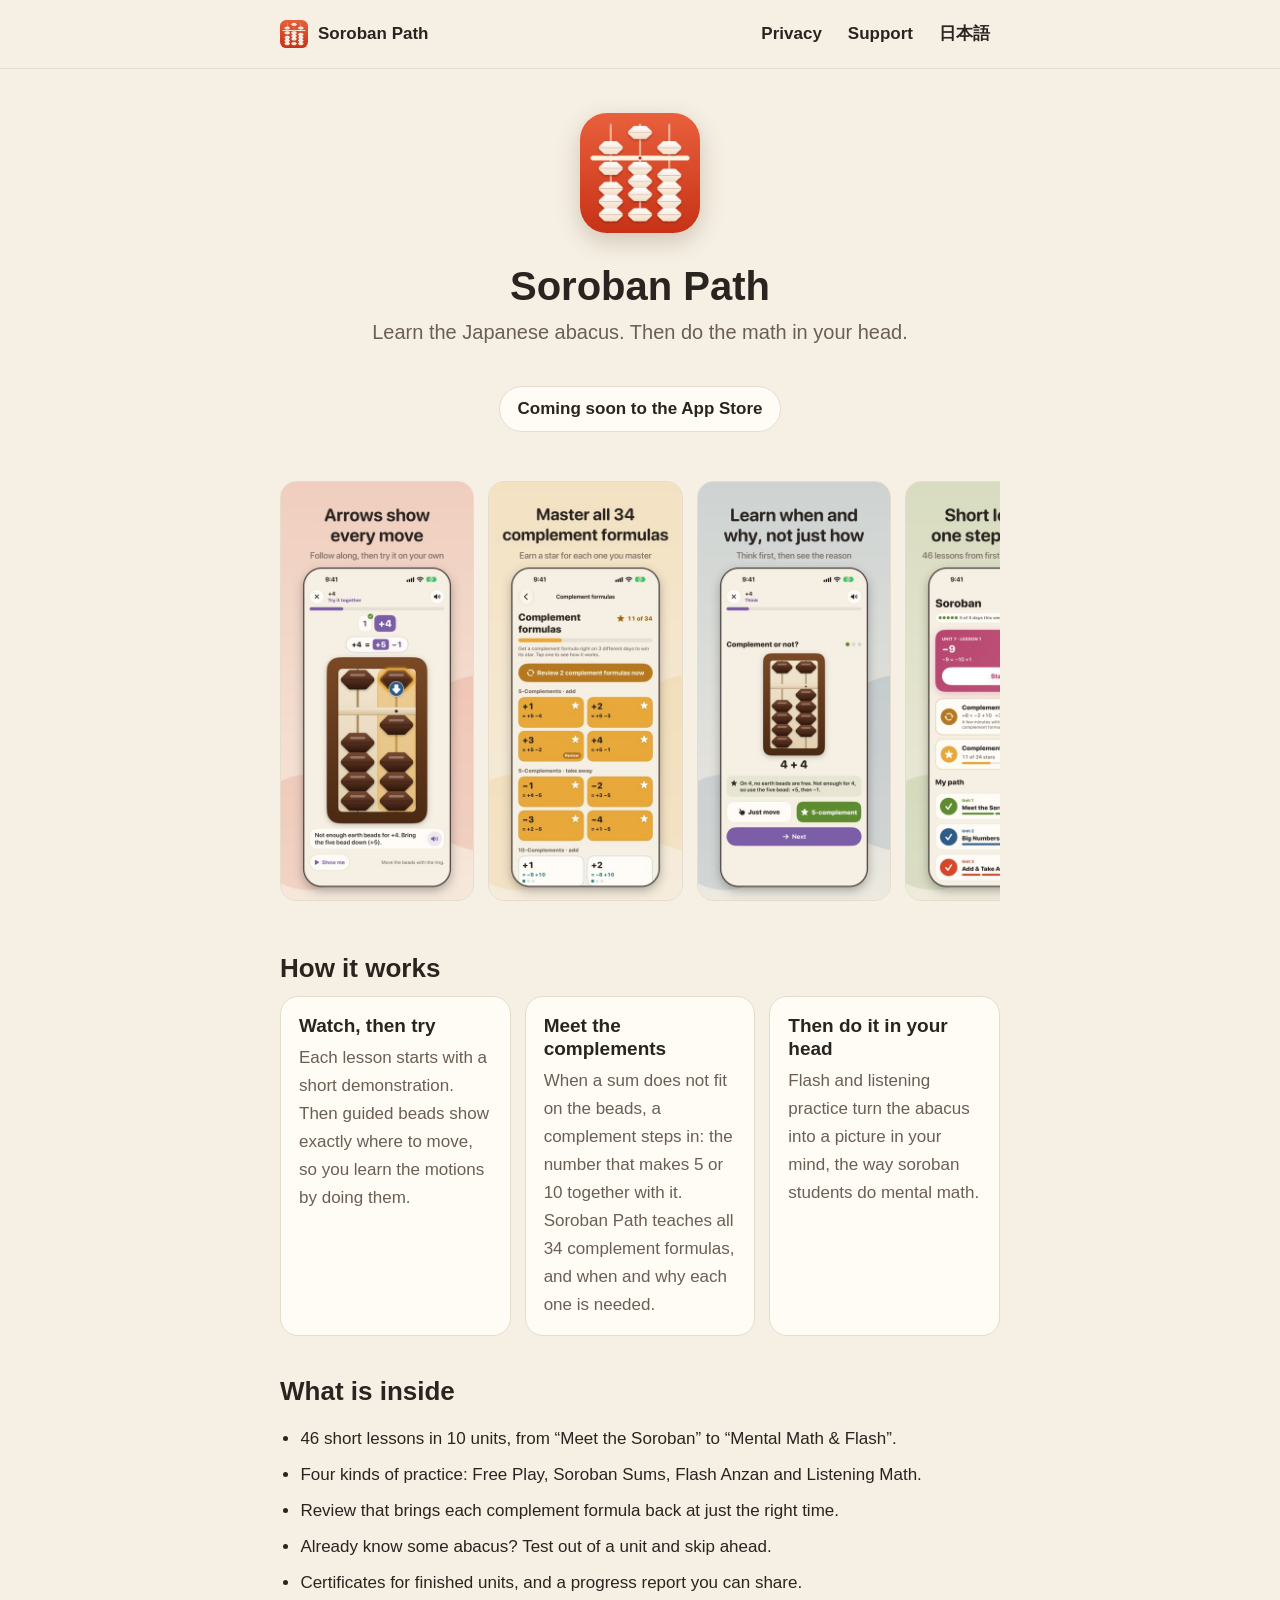
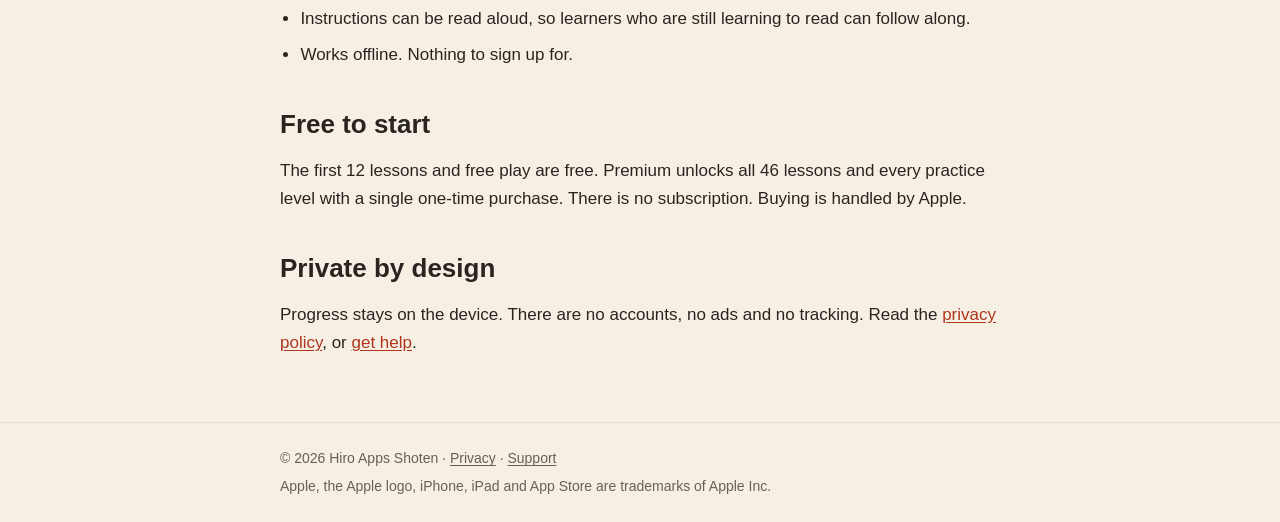
<file: index.html>
<!doctype html>
<html lang="en">
<head>
<meta charset="utf-8">
<meta name="viewport" content="width=device-width, initial-scale=1">
<title>Soroban Path – Learn abacus mental math</title>
<meta name="description" content="Soroban Path teaches the Japanese abacus step by step, then turns it into mental math. No accounts, no ads, no tracking.">
<meta name="theme-color" content="#f6f0e4">
<link rel="icon" type="image/png" href="img/icon-180.png">
<link rel="apple-touch-icon" href="img/icon-180.png">
<link rel="stylesheet" href="styles.css">
<link rel="alternate" hreflang="en" href="index.html">
<link rel="alternate" hreflang="ja" href="ja/index.html">
</head>
<body>

<header class="topbar">
  <div class="inner">
    <a class="brand" href="index.html"><img src="img/icon-180.png" alt="" width="28" height="28">Soroban Path</a>
    <nav aria-label="Site">
      <a href="privacy.html">Privacy</a>
      <a href="support.html">Support</a>
      <a href="ja/index.html" lang="ja" hreflang="ja">日本語</a>
    </nav>
  </div>
</header>

<main class="wrap">

  <section class="hero">
    <img class="app-icon" src="img/icon-512.png" width="120" height="120" alt="Soroban Path app icon">
    <h1>Soroban Path</h1>
    <p class="tagline">Learn the Japanese abacus. Then do the math in your head.</p>
    <p><span class="pill">Coming soon to the App Store</span></p>
  </section>

  <section aria-label="Screenshots">
    <div class="shots">
      <img src="img/shot-guided.jpg" width="396" height="860" alt="A lesson where arrows show every bead move" loading="lazy">
      <img src="img/shot-friends.jpg" width="396" height="860" alt="The 34 complement formulas, with a star for each one mastered" loading="lazy">
      <img src="img/shot-think.jpg" width="396" height="860" alt="A question about when a complement is needed, with the reason shown" loading="lazy">
      <img src="img/shot-home.jpg" width="396" height="860" alt="The home screen with short lessons, one step at a time" loading="lazy">
      <img src="img/shot-progress.jpg" width="396" height="860" alt="A progress report with weekly goals and stars" loading="lazy">
    </div>
  </section>

  <section>
    <h2>How it works</h2>
    <div class="cards">
      <div class="card">
        <h3>Watch, then try</h3>
        <p>Each lesson starts with a short demonstration. Then guided beads show exactly where to move, so you learn the motions by doing them.</p>
      </div>
      <div class="card">
        <h3>Meet the complements</h3>
        <p>When a sum does not fit on the beads, a complement steps in: the number that makes 5 or 10 together with it. Soroban Path teaches all 34 complement formulas, and when and why each one is needed.</p>
      </div>
      <div class="card">
        <h3>Then do it in your head</h3>
        <p>Flash and listening practice turn the abacus into a picture in your mind, the way soroban students do mental math.</p>
      </div>
    </div>
  </section>

  <section>
    <h2>What is inside</h2>
    <ul class="list">
      <li>46 short lessons in 10 units, from “Meet the Soroban” to “Mental Math &amp; Flash”.</li>
      <li>Four kinds of practice: Free Play, Soroban Sums, Flash Anzan and Listening Math.</li>
      <li>Review that brings each complement formula back at just the right time.</li>
      <li>Already know some abacus? Test out of a unit and skip ahead.</li>
      <li>Certificates for finished units, and a progress report you can share.</li>
      <li>Instructions can be read aloud, so learners who are still learning to read can follow along.</li>
      <li>Works offline. Nothing to sign up for.</li>
    </ul>
  </section>

  <section>
    <h2>Free to start</h2>
    <p>The first 12 lessons and free play are free. Premium unlocks all 46 lessons and every practice level with a single one-time purchase. There is no subscription. Buying is handled by Apple.</p>
  </section>

  <section>
    <h2>Private by design</h2>
    <p>Progress stays on the device. There are no accounts, no ads and no tracking. Read the <a href="privacy.html">privacy policy</a>, or <a href="support.html">get help</a>.</p>
  </section>

</main>

<footer>
  <div class="inner">
    <p>&copy; 2026 Hiro Apps Shoten &middot; <a href="privacy.html">Privacy</a> &middot; <a href="support.html">Support</a></p>
    <p>Apple, the Apple logo, iPhone, iPad and App Store are trademarks of Apple Inc.</p>
  </div>
</footer>

</body>
</html>
</file>
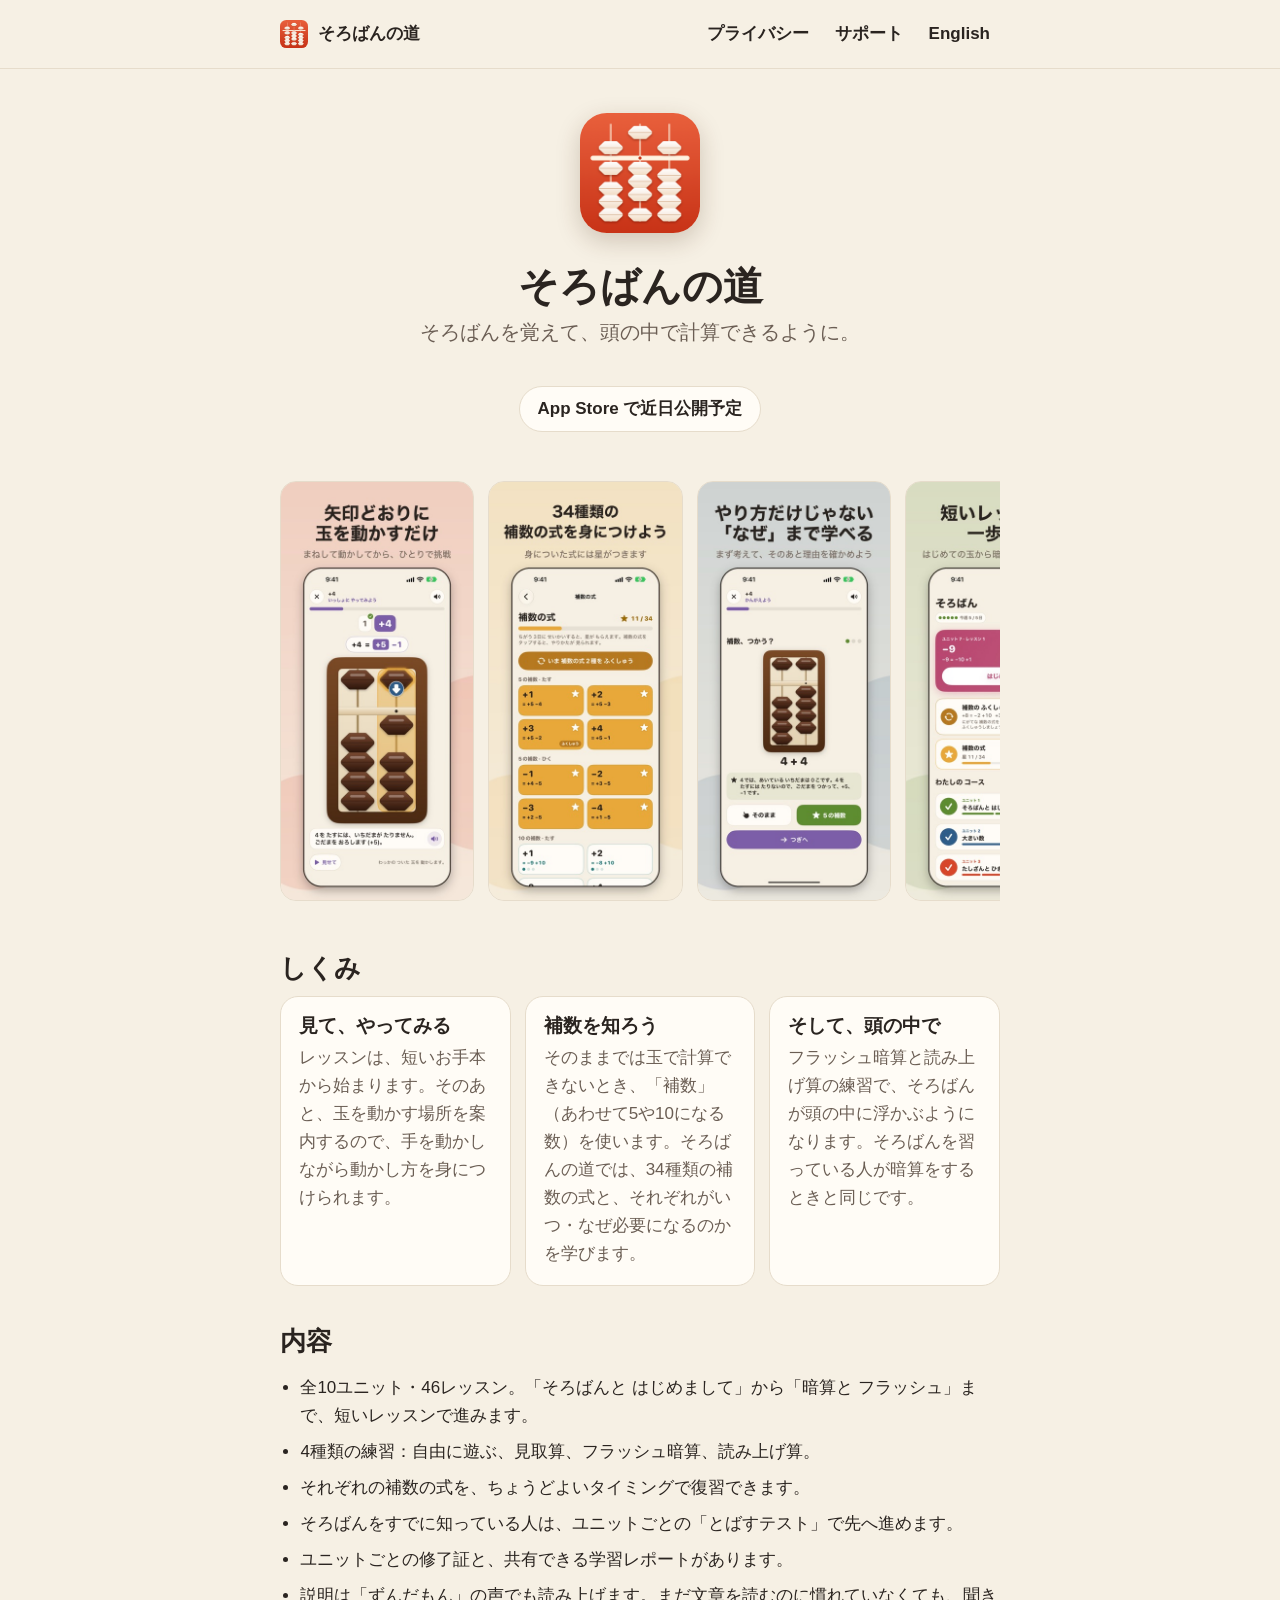
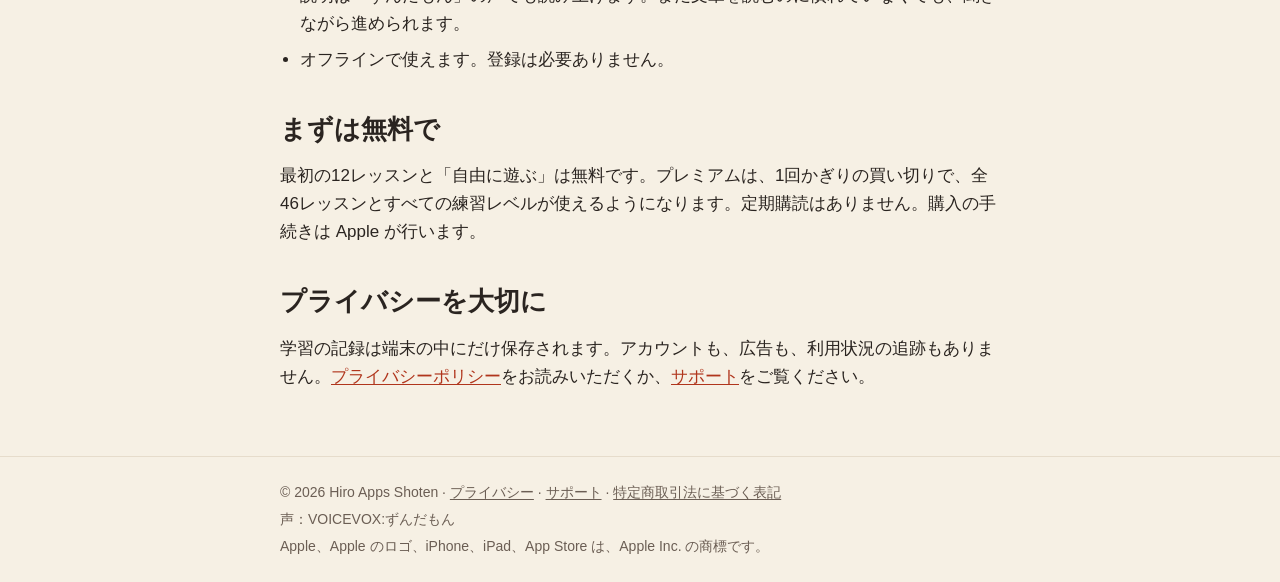
<file: ja/index.html>
<!doctype html>
<html lang="ja">
<head>
<meta charset="utf-8">
<meta name="viewport" content="width=device-width, initial-scale=1">
<title>そろばんの道 – そろばんを覚えて、暗算ができるように</title>
<meta name="description" content="そろばんの道は、そろばんを一歩ずつ教え、頭の中で計算する暗算へつなげるアプリです。アカウント登録も、広告も、利用状況の追跡もありません。">
<meta name="theme-color" content="#f6f0e4">
<link rel="icon" type="image/png" href="../img/icon-180.png">
<link rel="apple-touch-icon" href="../img/icon-180.png">
<link rel="stylesheet" href="../styles.css">
<link rel="alternate" hreflang="ja" href="index.html">
<link rel="alternate" hreflang="en" href="../index.html">
</head>
<body>

<header class="topbar">
  <div class="inner">
    <a class="brand" href="index.html"><img src="../img/icon-180.png" alt="" width="28" height="28">そろばんの道</a>
    <nav aria-label="サイト">
      <a href="privacy.html">プライバシー</a>
      <a href="support.html">サポート</a>
      <a href="../index.html" lang="en" hreflang="en">English</a>
    </nav>
  </div>
</header>

<main class="wrap">

  <section class="hero">
    <img class="app-icon" src="../img/icon-512.png" width="120" height="120" alt="そろばんの道のアプリアイコン">
    <h1>そろばんの道</h1>
    <p class="tagline">そろばんを覚えて、頭の中で計算できるように。</p>
    <p><span class="pill">App Store で近日公開予定</span></p>
  </section>

  <section aria-label="スクリーンショット">
    <div class="shots">
      <img src="../img/ja/shot-guided.jpg" width="396" height="860" alt="玉を動かす場所が、矢印で分かるレッスン" loading="lazy">
      <img src="../img/ja/shot-friends.jpg" width="396" height="860" alt="34種類の補数の式と、身についたしるしの星" loading="lazy">
      <img src="../img/ja/shot-think.jpg" width="396" height="860" alt="補数が必要かどうかを考える問題。理由も表示されます" loading="lazy">
      <img src="../img/ja/shot-home.jpg" width="396" height="860" alt="短いレッスンが一歩ずつ並ぶホーム画面" loading="lazy">
      <img src="../img/ja/shot-progress.jpg" width="396" height="860" alt="週の目標と星が見られる学習レポート" loading="lazy">
    </div>
  </section>

  <section>
    <h2>しくみ</h2>
    <div class="cards">
      <div class="card">
        <h3>見て、やってみる</h3>
        <p>レッスンは、短いお手本から始まります。そのあと、玉を動かす場所を案内するので、手を動かしながら動かし方を身につけられます。</p>
      </div>
      <div class="card">
        <h3>補数を知ろう</h3>
        <p>そのままでは玉で計算できないとき、「補数」（あわせて5や10になる数）を使います。そろばんの道では、34種類の補数の式と、それぞれがいつ・なぜ必要になるのかを学びます。</p>
      </div>
      <div class="card">
        <h3>そして、頭の中で</h3>
        <p>フラッシュ暗算と読み上げ算の練習で、そろばんが頭の中に浮かぶようになります。そろばんを習っている人が暗算をするときと同じです。</p>
      </div>
    </div>
  </section>

  <section>
    <h2>内容</h2>
    <ul class="list">
      <li>全10ユニット・46レッスン。「そろばんと はじめまして」から「暗算と フラッシュ」まで、短いレッスンで進みます。</li>
      <li>4種類の練習：自由に遊ぶ、見取算、フラッシュ暗算、読み上げ算。</li>
      <li>それぞれの補数の式を、ちょうどよいタイミングで復習できます。</li>
      <li>そろばんをすでに知っている人は、ユニットごとの「とばすテスト」で先へ進めます。</li>
      <li>ユニットごとの修了証と、共有できる学習レポートがあります。</li>
      <li>説明は「ずんだもん」の声でも読み上げます。まだ文章を読むのに慣れていなくても、聞きながら進められます。</li>
      <li>オフラインで使えます。登録は必要ありません。</li>
    </ul>
  </section>

  <section>
    <h2>まずは無料で</h2>
    <p>最初の12レッスンと「自由に遊ぶ」は無料です。プレミアムは、1回かぎりの買い切りで、全46レッスンとすべての練習レベルが使えるようになります。定期購読はありません。購入の手続きは Apple が行います。</p>
  </section>

  <section>
    <h2>プライバシーを大切に</h2>
    <p>学習の記録は端末の中にだけ保存されます。アカウントも、広告も、利用状況の追跡もありません。<a href="privacy.html">プライバシーポリシー</a>をお読みいただくか、<a href="support.html">サポート</a>をご覧ください。</p>
  </section>

</main>

<footer>
  <div class="inner">
    <p>&copy; 2026 Hiro Apps Shoten &middot; <a href="privacy.html">プライバシー</a> &middot; <a href="support.html">サポート</a> &middot; <a href="tokushoho.html">特定商取引法に基づく表記</a></p>
    <p>声：VOICEVOX:ずんだもん</p>
    <p>Apple、Apple のロゴ、iPhone、iPad、App Store は、Apple Inc. の商標です。</p>
  </div>
</footer>

</body>
</html>
</file>
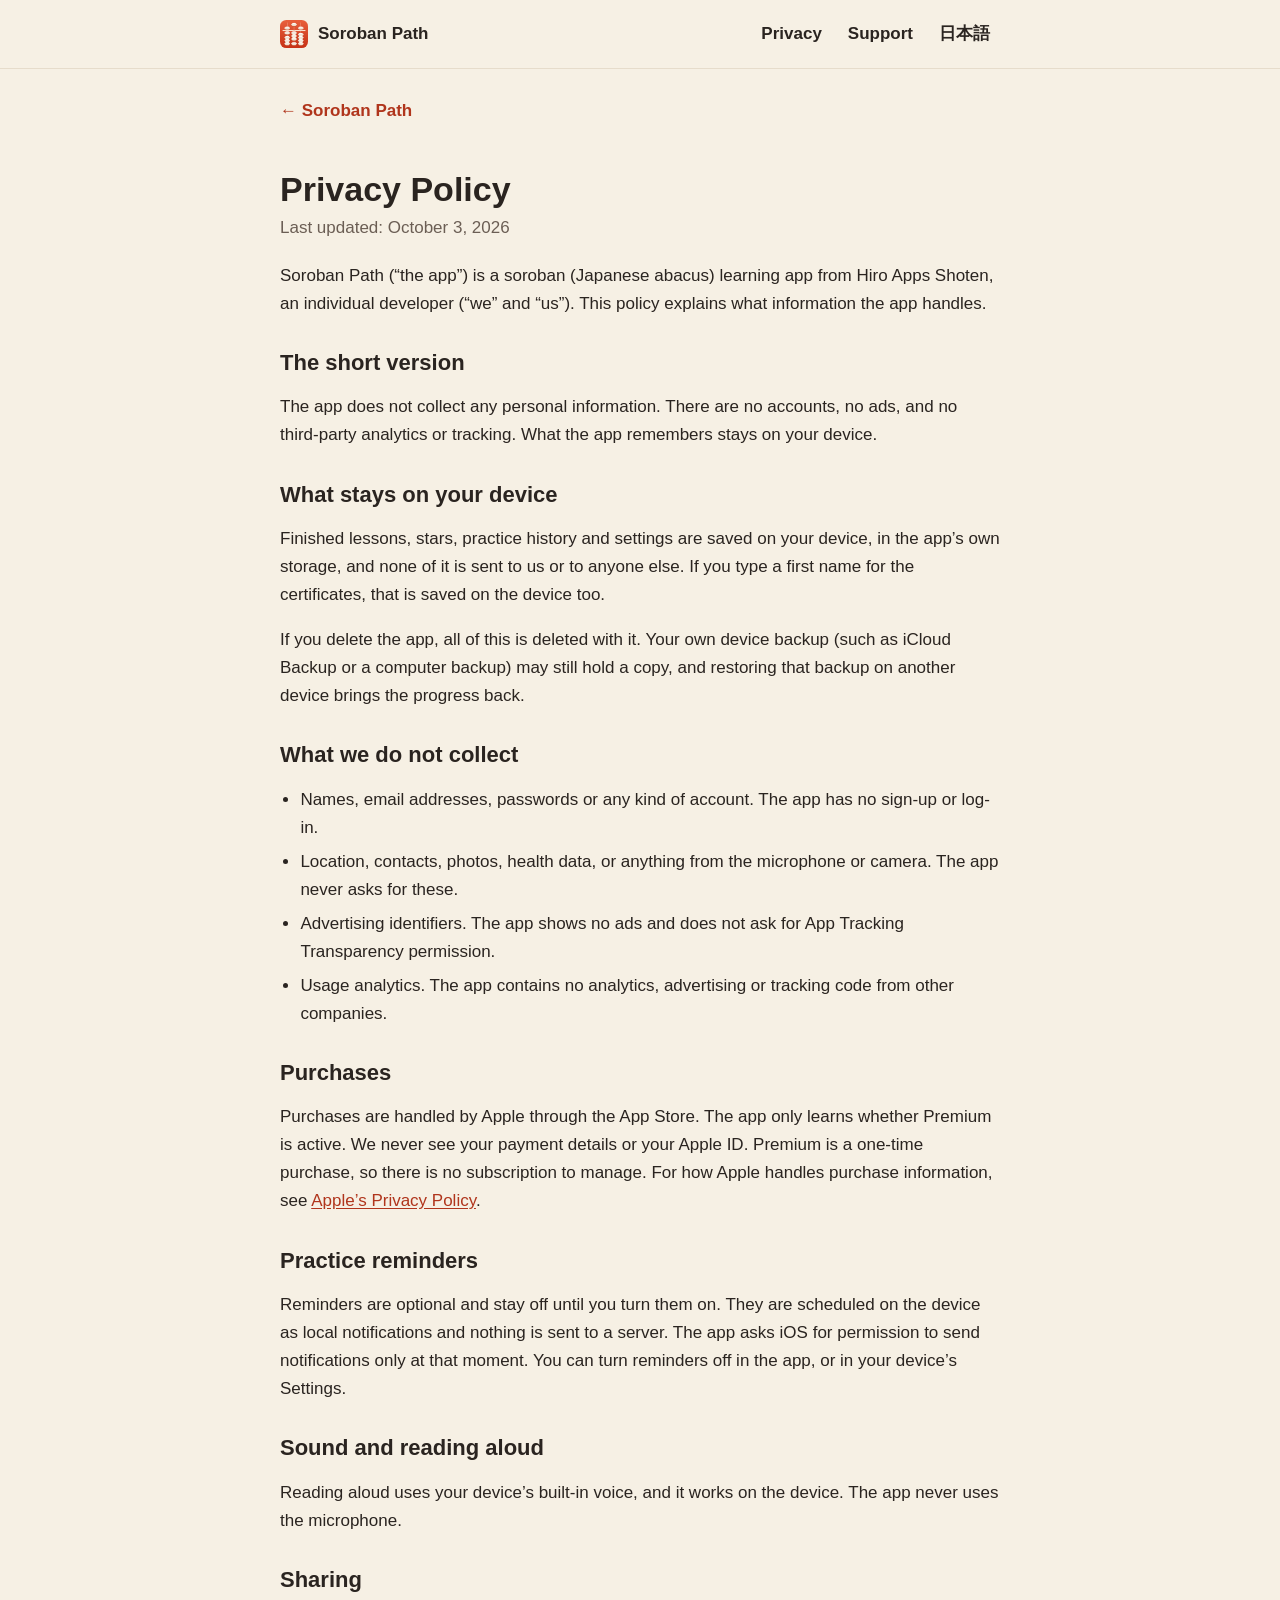
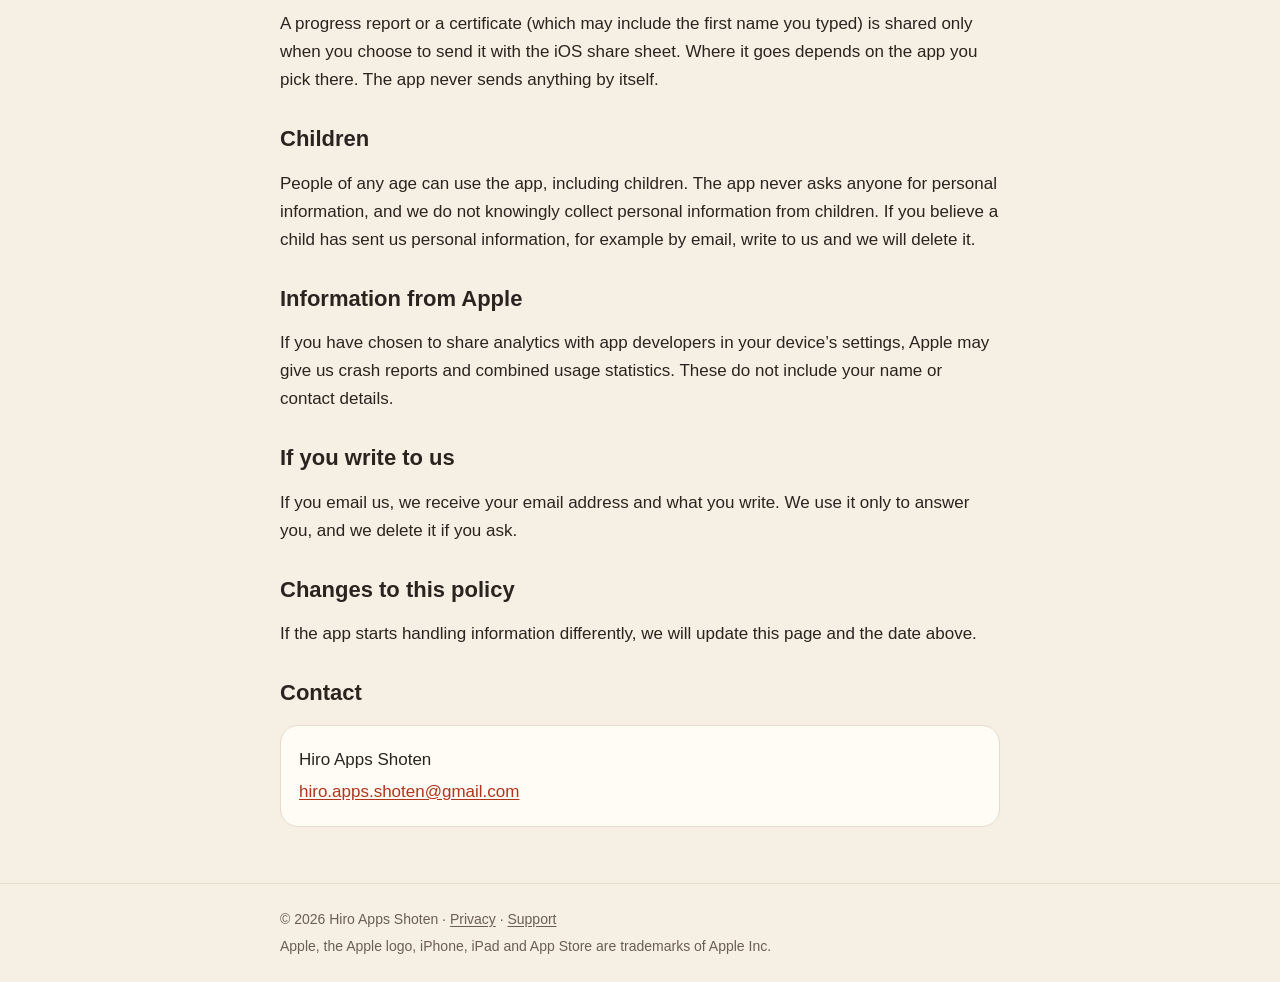
<file: privacy.html>
<!doctype html>
<html lang="en">
<head>
<meta charset="utf-8">
<meta name="viewport" content="width=device-width, initial-scale=1">
<title>Privacy Policy – Soroban Path</title>
<meta name="description" content="How Soroban Path handles information: nothing is collected, and progress stays on your device.">
<meta name="theme-color" content="#f6f0e4">
<link rel="icon" type="image/png" href="img/icon-180.png">
<link rel="apple-touch-icon" href="img/icon-180.png">
<link rel="stylesheet" href="styles.css">
<link rel="alternate" hreflang="en" href="privacy.html">
<link rel="alternate" hreflang="ja" href="ja/privacy.html">
</head>
<body>

<header class="topbar">
  <div class="inner">
    <a class="brand" href="index.html"><img src="img/icon-180.png" alt="" width="28" height="28">Soroban Path</a>
    <nav aria-label="Site">
      <a href="privacy.html" aria-current="page">Privacy</a>
      <a href="support.html">Support</a>
      <a href="ja/privacy.html" lang="ja" hreflang="ja">日本語</a>
    </nav>
  </div>
</header>

<main class="wrap legal">
  <a class="backlink" href="index.html">&larr; Soroban Path</a>
  <h1>Privacy Policy</h1>
  <p class="eff">Last updated: October 3, 2026</p>

  <p>Soroban Path (“the app”) is a soroban (Japanese abacus) learning app from Hiro Apps Shoten, an individual developer (“we” and “us”). This policy explains what information the app handles.</p>

  <h2>The short version</h2>
  <p>The app does not collect any personal information. There are no accounts, no ads, and no third-party analytics or tracking. What the app remembers stays on your device.</p>

  <h2>What stays on your device</h2>
  <p>Finished lessons, stars, practice history and settings are saved on your device, in the app’s own storage, and none of it is sent to us or to anyone else. If you type a first name for the certificates, that is saved on the device too.</p>
  <p>If you delete the app, all of this is deleted with it. Your own device backup (such as iCloud Backup or a computer backup) may still hold a copy, and restoring that backup on another device brings the progress back.</p>

  <h2>What we do not collect</h2>
  <ul>
    <li>Names, email addresses, passwords or any kind of account. The app has no sign-up or log-in.</li>
    <li>Location, contacts, photos, health data, or anything from the microphone or camera. The app never asks for these.</li>
    <li>Advertising identifiers. The app shows no ads and does not ask for App Tracking Transparency permission.</li>
    <li>Usage analytics. The app contains no analytics, advertising or tracking code from other companies.</li>
  </ul>

  <h2>Purchases</h2>
  <p>Purchases are handled by Apple through the App Store. The app only learns whether Premium is active. We never see your payment details or your Apple ID. Premium is a one-time purchase, so there is no subscription to manage. For how Apple handles purchase information, see <a href="https://www.apple.com/legal/privacy/" target="_blank" rel="noopener">Apple’s Privacy Policy</a>.</p>

  <h2>Practice reminders</h2>
  <p>Reminders are optional and stay off until you turn them on. They are scheduled on the device as local notifications and nothing is sent to a server. The app asks iOS for permission to send notifications only at that moment. You can turn reminders off in the app, or in your device’s Settings.</p>

  <h2>Sound and reading aloud</h2>
  <p>Reading aloud uses your device’s built-in voice, and it works on the device. The app never uses the microphone.</p>

  <h2>Sharing</h2>
  <p>A progress report or a certificate (which may include the first name you typed) is shared only when you choose to send it with the iOS share sheet. Where it goes depends on the app you pick there. The app never sends anything by itself.</p>

  <h2>Children</h2>
  <p>People of any age can use the app, including children. The app never asks anyone for personal information, and we do not knowingly collect personal information from children. If you believe a child has sent us personal information, for example by email, write to us and we will delete it.</p>

  <h2>Information from Apple</h2>
  <p>If you have chosen to share analytics with app developers in your device’s settings, Apple may give us crash reports and combined usage statistics. These do not include your name or contact details.</p>

  <h2>If you write to us</h2>
  <p>If you email us, we receive your email address and what you write. We use it only to answer you, and we delete it if you ask.</p>

  <h2>Changes to this policy</h2>
  <p>If the app starts handling information differently, we will update this page and the date above.</p>

  <h2>Contact</h2>
  <div class="contact">
    <p>Hiro Apps Shoten</p>
    <p><a href="mailto:hiro.apps.shoten@gmail.com">hiro.apps.shoten@gmail.com</a></p>
  </div>
</main>

<footer>
  <div class="inner">
    <p>&copy; 2026 Hiro Apps Shoten &middot; <a href="privacy.html">Privacy</a> &middot; <a href="support.html">Support</a></p>
    <p>Apple, the Apple logo, iPhone, iPad and App Store are trademarks of Apple Inc.</p>
  </div>
</footer>

</body>
</html>
</file>
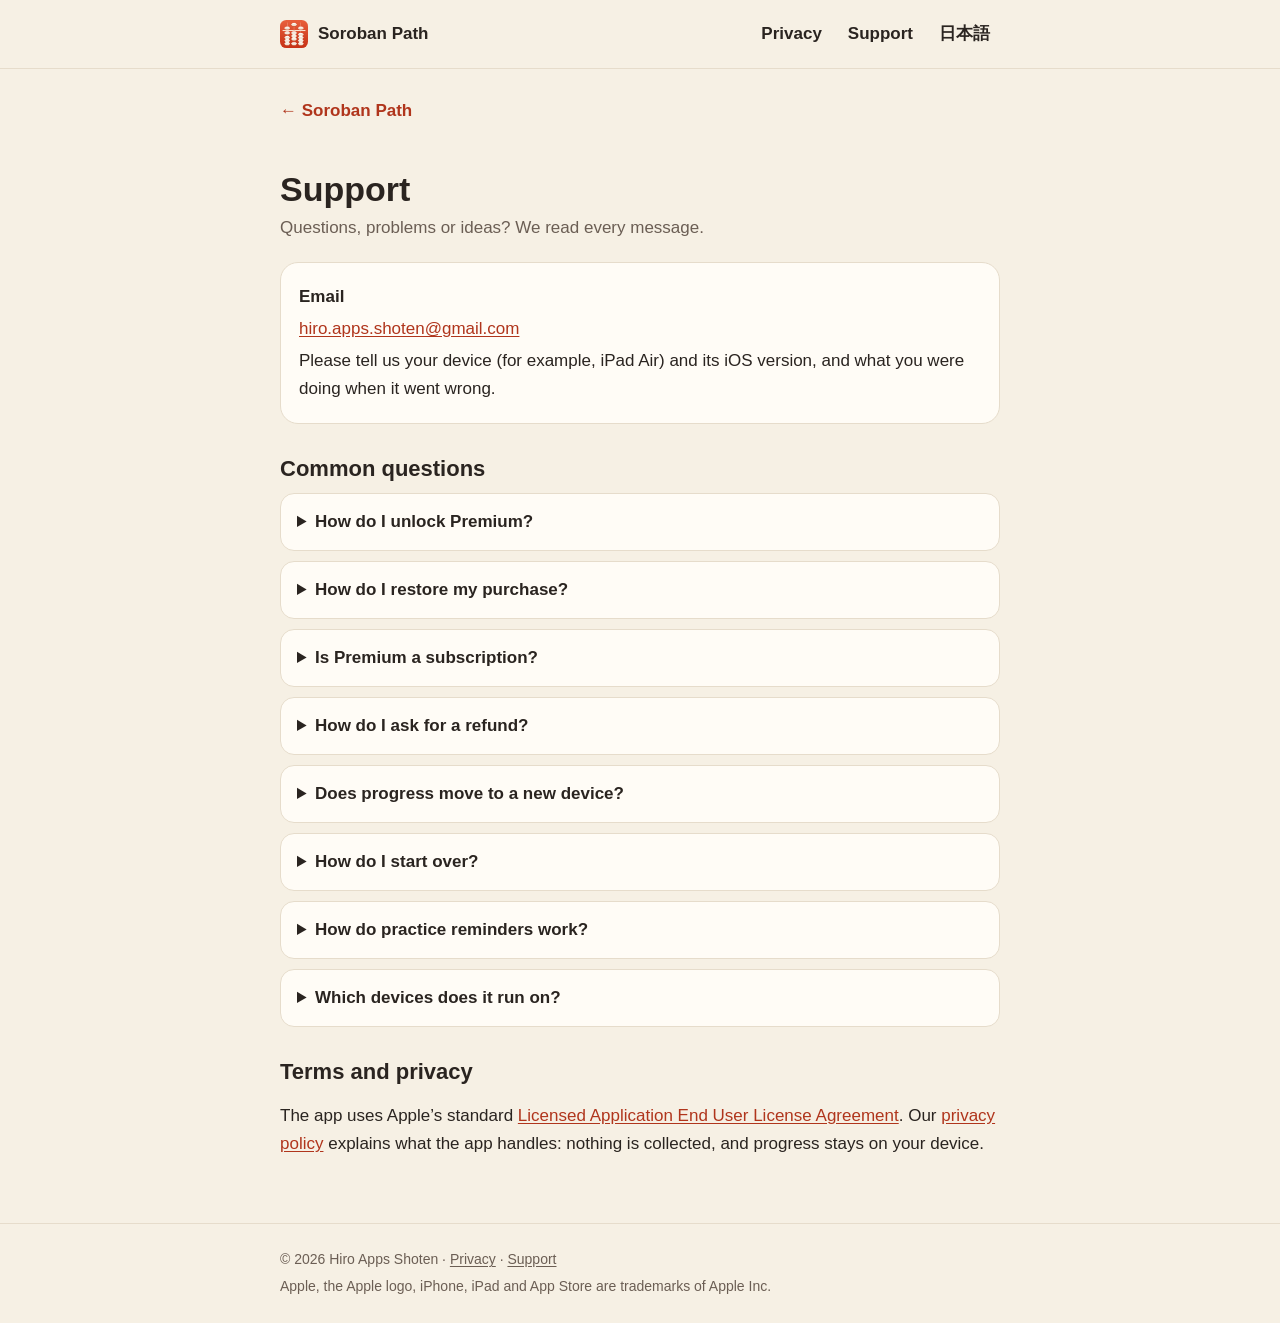
<file: support.html>
<!doctype html>
<html lang="en">
<head>
<meta charset="utf-8">
<meta name="viewport" content="width=device-width, initial-scale=1">
<title>Support – Soroban Path</title>
<meta name="description" content="Help for Soroban Path: restoring a purchase, refunds, reminders, progress, and how to reach us.">
<meta name="theme-color" content="#f6f0e4">
<link rel="icon" type="image/png" href="img/icon-180.png">
<link rel="apple-touch-icon" href="img/icon-180.png">
<link rel="stylesheet" href="styles.css">
<link rel="alternate" hreflang="en" href="support.html">
<link rel="alternate" hreflang="ja" href="ja/support.html">
</head>
<body>

<header class="topbar">
  <div class="inner">
    <a class="brand" href="index.html"><img src="img/icon-180.png" alt="" width="28" height="28">Soroban Path</a>
    <nav aria-label="Site">
      <a href="privacy.html">Privacy</a>
      <a href="support.html" aria-current="page">Support</a>
      <a href="ja/support.html" lang="ja" hreflang="ja">日本語</a>
    </nav>
  </div>
</header>

<main class="wrap legal">
  <a class="backlink" href="index.html">&larr; Soroban Path</a>
  <h1>Support</h1>
  <p class="eff">Questions, problems or ideas? We read every message.</p>

  <div class="contact">
    <p><strong>Email</strong></p>
    <p><a href="mailto:hiro.apps.shoten@gmail.com">hiro.apps.shoten@gmail.com</a></p>
    <p>Please tell us your device (for example, iPad Air) and its iOS version, and what you were doing when it went wrong.</p>
  </div>

  <h2>Common questions</h2>

  <details>
    <summary>How do I unlock Premium?</summary>
    <p>Tap a locked lesson, or the gold “Unlock all” button on the home screen, and Premium opens. It is a one-time purchase, handled by Apple.</p>
  </details>

  <details>
    <summary>How do I restore my purchase?</summary>
    <p>Tap “Restore Purchases” on the Premium screen, or open “Progress &amp; Settings” at the top right of the home screen and tap it there. Use the same Apple ID that made the purchase.</p>
  </details>

  <details>
    <summary>Is Premium a subscription?</summary>
    <p>No. Premium is a single, one-time purchase. It never renews and there is nothing to cancel. If you delete the app or move to a new device, tap “Restore Purchases” to get it back.</p>
  </details>

  <details>
    <summary>How do I ask for a refund?</summary>
    <p>Refunds are handled by Apple. Go to <a href="https://reportaproblem.apple.com" target="_blank" rel="noopener">reportaproblem.apple.com</a> and choose the purchase.</p>
  </details>

  <details>
    <summary>Does progress move to a new device?</summary>
    <p>Progress is saved only on the device, because there are no accounts. If you restore a device backup (such as iCloud Backup) onto a new device, the progress comes along. Otherwise the new device starts fresh. Premium is restored separately with “Restore Purchases”.</p>
  </details>

  <details>
    <summary>How do I start over?</summary>
    <p>Open “Progress &amp; Settings”, then Settings, and tap “Reset progress”. This clears all lessons, stars and practice days on that device.</p>
  </details>

  <details>
    <summary>How do practice reminders work?</summary>
    <p>Reminders are off until you turn them on in Progress &amp; Settings, then Reminders. The app asks iOS for permission to send notifications only then. You can change this later in your device’s Settings under Notifications.</p>
  </details>

  <details>
    <summary>Which devices does it run on?</summary>
    <p>iPhone and iPad with iOS 17 or later. The app works offline.</p>
  </details>

  <h2>Terms and privacy</h2>
  <p>The app uses Apple’s standard <a href="https://www.apple.com/legal/internet-services/itunes/dev/stdeula/" target="_blank" rel="noopener">Licensed Application End User License Agreement</a>. Our <a href="privacy.html">privacy policy</a> explains what the app handles: nothing is collected, and progress stays on your device.</p>
</main>

<footer>
  <div class="inner">
    <p>&copy; 2026 Hiro Apps Shoten &middot; <a href="privacy.html">Privacy</a> &middot; <a href="support.html">Support</a></p>
    <p>Apple, the Apple logo, iPhone, iPad and App Store are trademarks of Apple Inc.</p>
  </div>
</footer>

</body>
</html>
</file>
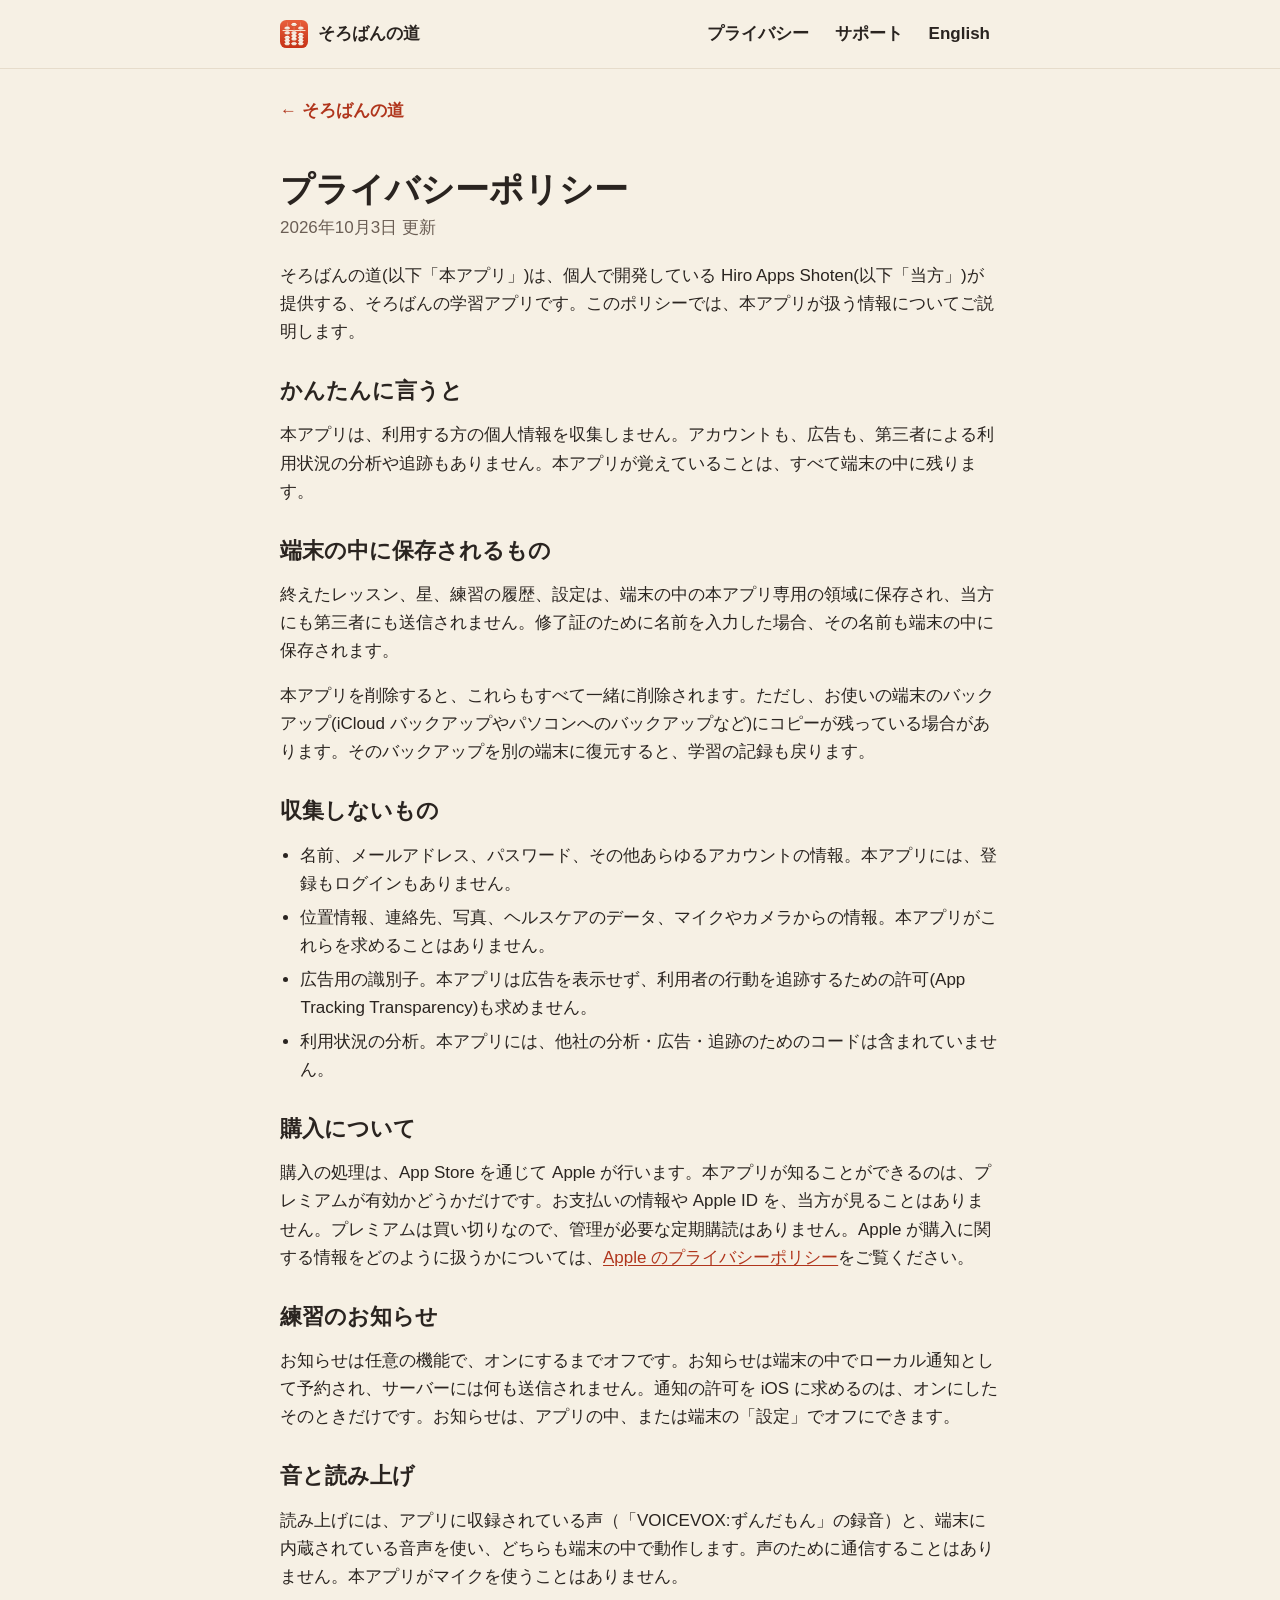
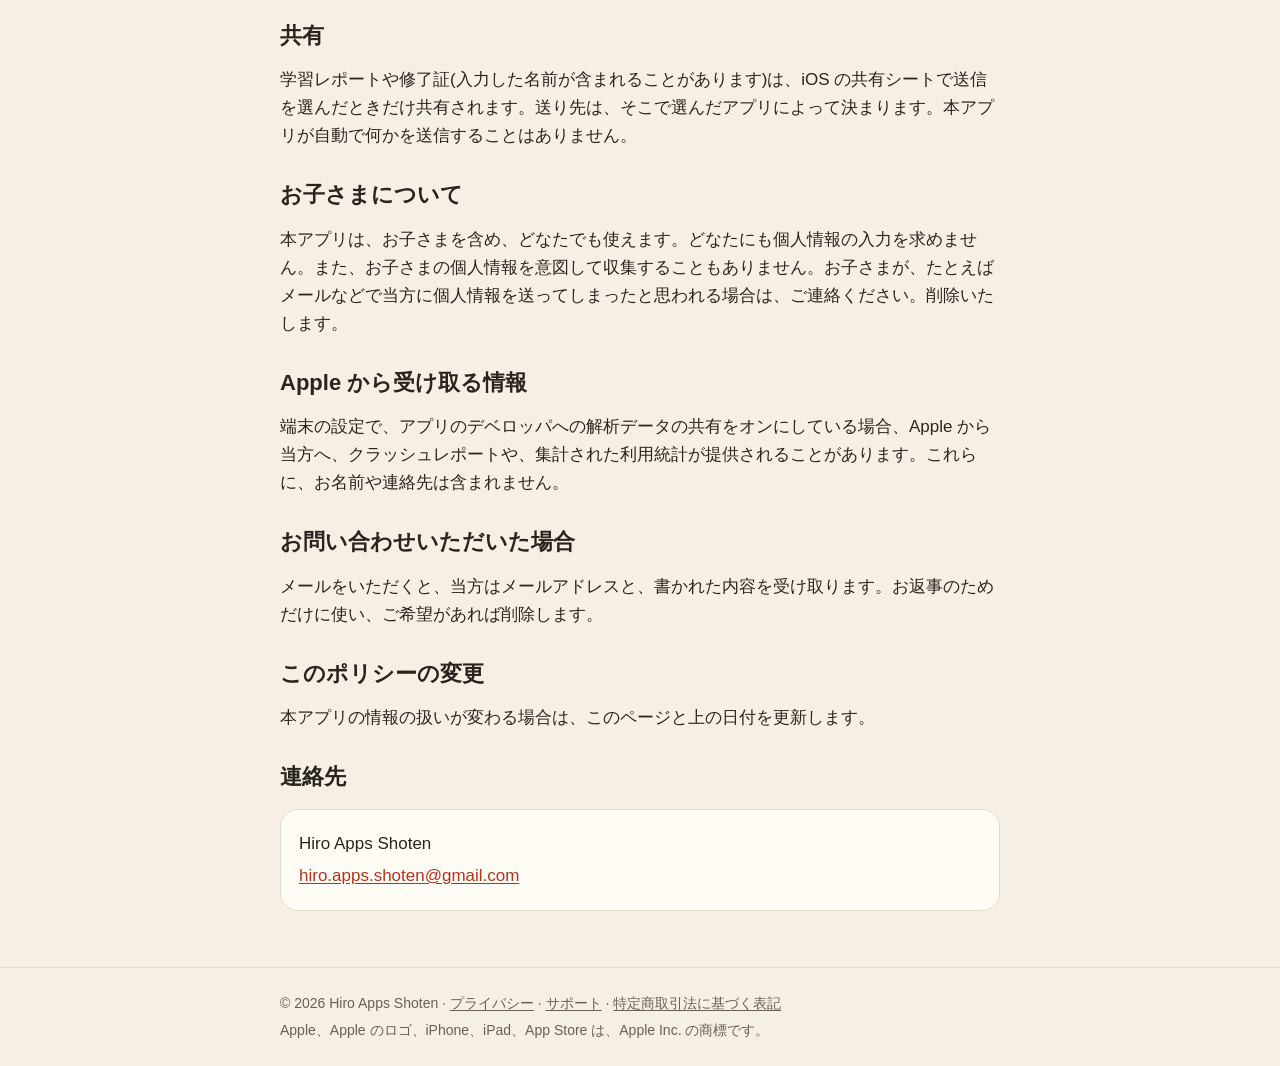
<file: ja/privacy.html>
<!doctype html>
<html lang="ja">
<head>
<meta charset="utf-8">
<meta name="viewport" content="width=device-width, initial-scale=1">
<title>プライバシーポリシー – そろばんの道</title>
<meta name="description" content="そろばんの道が情報をどのように扱うかの説明です。何も収集せず、学習の記録は端末の中にだけ保存されます。">
<meta name="theme-color" content="#f6f0e4">
<link rel="icon" type="image/png" href="../img/icon-180.png">
<link rel="apple-touch-icon" href="../img/icon-180.png">
<link rel="stylesheet" href="../styles.css">
<link rel="alternate" hreflang="ja" href="privacy.html">
<link rel="alternate" hreflang="en" href="../privacy.html">
</head>
<body>

<header class="topbar">
  <div class="inner">
    <a class="brand" href="index.html"><img src="../img/icon-180.png" alt="" width="28" height="28">そろばんの道</a>
    <nav aria-label="サイト">
      <a href="privacy.html" aria-current="page">プライバシー</a>
      <a href="support.html">サポート</a>
      <a href="../privacy.html" lang="en" hreflang="en">English</a>
    </nav>
  </div>
</header>

<main class="wrap legal">
  <a class="backlink" href="index.html">&larr; そろばんの道</a>
  <h1>プライバシーポリシー</h1>
  <p class="eff">2026年10月3日 更新</p>

  <p>そろばんの道(以下「本アプリ」)は、個人で開発している Hiro Apps Shoten(以下「当方」)が提供する、そろばんの学習アプリです。このポリシーでは、本アプリが扱う情報についてご説明します。</p>

  <h2>かんたんに言うと</h2>
  <p>本アプリは、利用する方の個人情報を収集しません。アカウントも、広告も、第三者による利用状況の分析や追跡もありません。本アプリが覚えていることは、すべて端末の中に残ります。</p>

  <h2>端末の中に保存されるもの</h2>
  <p>終えたレッスン、星、練習の履歴、設定は、端末の中の本アプリ専用の領域に保存され、当方にも第三者にも送信されません。修了証のために名前を入力した場合、その名前も端末の中に保存されます。</p>
  <p>本アプリを削除すると、これらもすべて一緒に削除されます。ただし、お使いの端末のバックアップ(iCloud バックアップやパソコンへのバックアップなど)にコピーが残っている場合があります。そのバックアップを別の端末に復元すると、学習の記録も戻ります。</p>

  <h2>収集しないもの</h2>
  <ul>
    <li>名前、メールアドレス、パスワード、その他あらゆるアカウントの情報。本アプリには、登録もログインもありません。</li>
    <li>位置情報、連絡先、写真、ヘルスケアのデータ、マイクやカメラからの情報。本アプリがこれらを求めることはありません。</li>
    <li>広告用の識別子。本アプリは広告を表示せず、利用者の行動を追跡するための許可(App Tracking Transparency)も求めません。</li>
    <li>利用状況の分析。本アプリには、他社の分析・広告・追跡のためのコードは含まれていません。</li>
  </ul>

  <h2>購入について</h2>
  <p>購入の処理は、App Store を通じて Apple が行います。本アプリが知ることができるのは、プレミアムが有効かどうかだけです。お支払いの情報や Apple ID を、当方が見ることはありません。プレミアムは買い切りなので、管理が必要な定期購読はありません。Apple が購入に関する情報をどのように扱うかについては、<a href="https://www.apple.com/legal/privacy/" target="_blank" rel="noopener">Apple のプライバシーポリシー</a>をご覧ください。</p>

  <h2>練習のお知らせ</h2>
  <p>お知らせは任意の機能で、オンにするまでオフです。お知らせは端末の中でローカル通知として予約され、サーバーには何も送信されません。通知の許可を iOS に求めるのは、オンにしたそのときだけです。お知らせは、アプリの中、または端末の「設定」でオフにできます。</p>

  <h2>音と読み上げ</h2>
  <p>読み上げには、アプリに収録されている声（「VOICEVOX:ずんだもん」の録音）と、端末に内蔵されている音声を使い、どちらも端末の中で動作します。声のために通信することはありません。本アプリがマイクを使うことはありません。</p>

  <h2>共有</h2>
  <p>学習レポートや修了証(入力した名前が含まれることがあります)は、iOS の共有シートで送信を選んだときだけ共有されます。送り先は、そこで選んだアプリによって決まります。本アプリが自動で何かを送信することはありません。</p>

  <h2>お子さまについて</h2>
  <p>本アプリは、お子さまを含め、どなたでも使えます。どなたにも個人情報の入力を求めません。また、お子さまの個人情報を意図して収集することもありません。お子さまが、たとえばメールなどで当方に個人情報を送ってしまったと思われる場合は、ご連絡ください。削除いたします。</p>

  <h2>Apple から受け取る情報</h2>
  <p>端末の設定で、アプリのデベロッパへの解析データの共有をオンにしている場合、Apple から当方へ、クラッシュレポートや、集計された利用統計が提供されることがあります。これらに、お名前や連絡先は含まれません。</p>

  <h2>お問い合わせいただいた場合</h2>
  <p>メールをいただくと、当方はメールアドレスと、書かれた内容を受け取ります。お返事のためだけに使い、ご希望があれば削除します。</p>

  <h2>このポリシーの変更</h2>
  <p>本アプリの情報の扱いが変わる場合は、このページと上の日付を更新します。</p>

  <h2>連絡先</h2>
  <div class="contact">
    <p>Hiro Apps Shoten</p>
    <p><a href="mailto:hiro.apps.shoten@gmail.com">hiro.apps.shoten@gmail.com</a></p>
  </div>
</main>

<footer>
  <div class="inner">
    <p>&copy; 2026 Hiro Apps Shoten &middot; <a href="privacy.html">プライバシー</a> &middot; <a href="support.html">サポート</a> &middot; <a href="tokushoho.html">特定商取引法に基づく表記</a></p>
    <p>Apple、Apple のロゴ、iPhone、iPad、App Store は、Apple Inc. の商標です。</p>
  </div>
</footer>

</body>
</html>
</file>
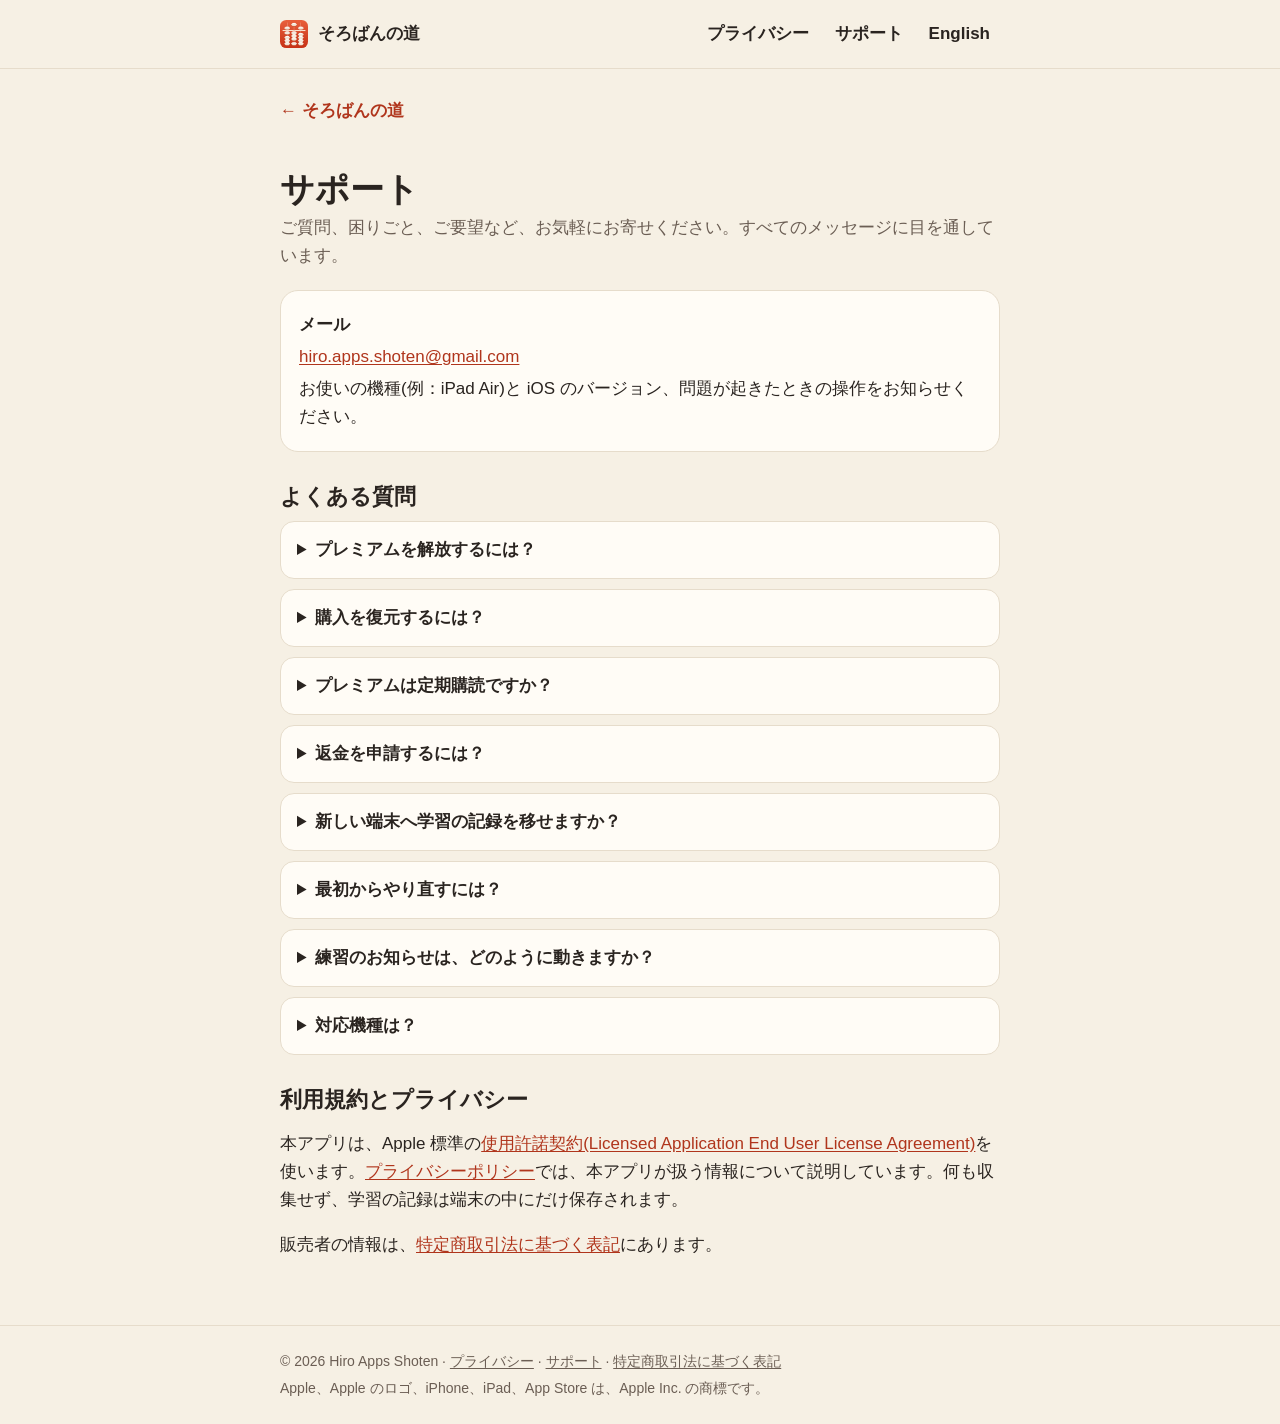
<file: ja/support.html>
<!doctype html>
<html lang="ja">
<head>
<meta charset="utf-8">
<meta name="viewport" content="width=device-width, initial-scale=1">
<title>サポート – そろばんの道</title>
<meta name="description" content="そろばんの道のサポートです。購入の復元、返金、お知らせ、学習の記録、お問い合わせ先をご案内します。">
<meta name="theme-color" content="#f6f0e4">
<link rel="icon" type="image/png" href="../img/icon-180.png">
<link rel="apple-touch-icon" href="../img/icon-180.png">
<link rel="stylesheet" href="../styles.css">
<link rel="alternate" hreflang="ja" href="support.html">
<link rel="alternate" hreflang="en" href="../support.html">
</head>
<body>

<header class="topbar">
  <div class="inner">
    <a class="brand" href="index.html"><img src="../img/icon-180.png" alt="" width="28" height="28">そろばんの道</a>
    <nav aria-label="サイト">
      <a href="privacy.html">プライバシー</a>
      <a href="support.html" aria-current="page">サポート</a>
      <a href="../support.html" lang="en" hreflang="en">English</a>
    </nav>
  </div>
</header>

<main class="wrap legal">
  <a class="backlink" href="index.html">&larr; そろばんの道</a>
  <h1>サポート</h1>
  <p class="eff">ご質問、困りごと、ご要望など、お気軽にお寄せください。すべてのメッセージに目を通しています。</p>

  <div class="contact">
    <p><strong>メール</strong></p>
    <p><a href="mailto:hiro.apps.shoten@gmail.com">hiro.apps.shoten@gmail.com</a></p>
    <p>お使いの機種(例：iPad Air)と iOS のバージョン、問題が起きたときの操作をお知らせください。</p>
  </div>

  <h2>よくある質問</h2>

  <details>
    <summary>プレミアムを解放するには？</summary>
    <p>ロックされたレッスンか、ホーム画面の金色の「ぜんぶ ひらく」をタップすると、買い切りのプレミアムの画面が開きます。購入の処理は Apple が行います。</p>
  </details>

  <details>
    <summary>購入を復元するには？</summary>
    <p>プレミアムの画面で「購入を復元」をタップするか、ホーム画面の右上の「記録と設定」を開いて、そこで「購入を復元」をタップしてください。購入したときと同じ Apple ID を使います。</p>
  </details>

  <details>
    <summary>プレミアムは定期購読ですか？</summary>
    <p>いいえ。プレミアムは、1回かぎりの買い切りです。更新されることはなく、解約も必要ありません。アプリを削除したり、新しい端末に移したりしたときは、「購入を復元」をタップすると元に戻せます。</p>
  </details>

  <details>
    <summary>返金を申請するには？</summary>
    <p>返金は Apple が対応します。<a href="https://reportaproblem.apple.com" target="_blank" rel="noopener">reportaproblem.apple.com</a> を開き、該当の購入を選んでください。</p>
  </details>

  <details>
    <summary>新しい端末へ学習の記録を移せますか？</summary>
    <p>アカウントがないため、学習の記録は端末の中にだけ保存されます。iCloud バックアップなどの端末のバックアップを新しい端末に復元すると、学習の記録も一緒に移ります。そうでない場合、新しい端末は最初からになります。プレミアムは、「購入を復元」で別に復元します。</p>
  </details>

  <details>
    <summary>最初からやり直すには？</summary>
    <p>「記録と設定」を開き、「設定」から「進み具合をリセット」をタップします。その端末のレッスン、星、練習日がすべて消えます。</p>
  </details>

  <details>
    <summary>練習のお知らせは、どのように動きますか？</summary>
    <p>お知らせは、「記録と設定」の「お知らせ」でオンにするまでオフです。iOS に通知の許可を求めるのは、そのときだけです。あとから、端末の「設定」の「通知」で変更できます。</p>
  </details>

  <details>
    <summary>対応機種は？</summary>
    <p>iOS 17 以降の iPhone と iPad です。オフラインでも使えます。</p>
  </details>

  <h2>利用規約とプライバシー</h2>
  <p>本アプリは、Apple 標準の<a href="https://www.apple.com/legal/internet-services/itunes/dev/stdeula/" target="_blank" rel="noopener">使用許諾契約(Licensed Application End User License Agreement)</a>を使います。<a href="privacy.html">プライバシーポリシー</a>では、本アプリが扱う情報について説明しています。何も収集せず、学習の記録は端末の中にだけ保存されます。</p>
  <p>販売者の情報は、<a href="tokushoho.html">特定商取引法に基づく表記</a>にあります。</p>
</main>

<footer>
  <div class="inner">
    <p>&copy; 2026 Hiro Apps Shoten &middot; <a href="privacy.html">プライバシー</a> &middot; <a href="support.html">サポート</a> &middot; <a href="tokushoho.html">特定商取引法に基づく表記</a></p>
    <p>Apple、Apple のロゴ、iPhone、iPad、App Store は、Apple Inc. の商標です。</p>
  </div>
</footer>

</body>
</html>
</file>
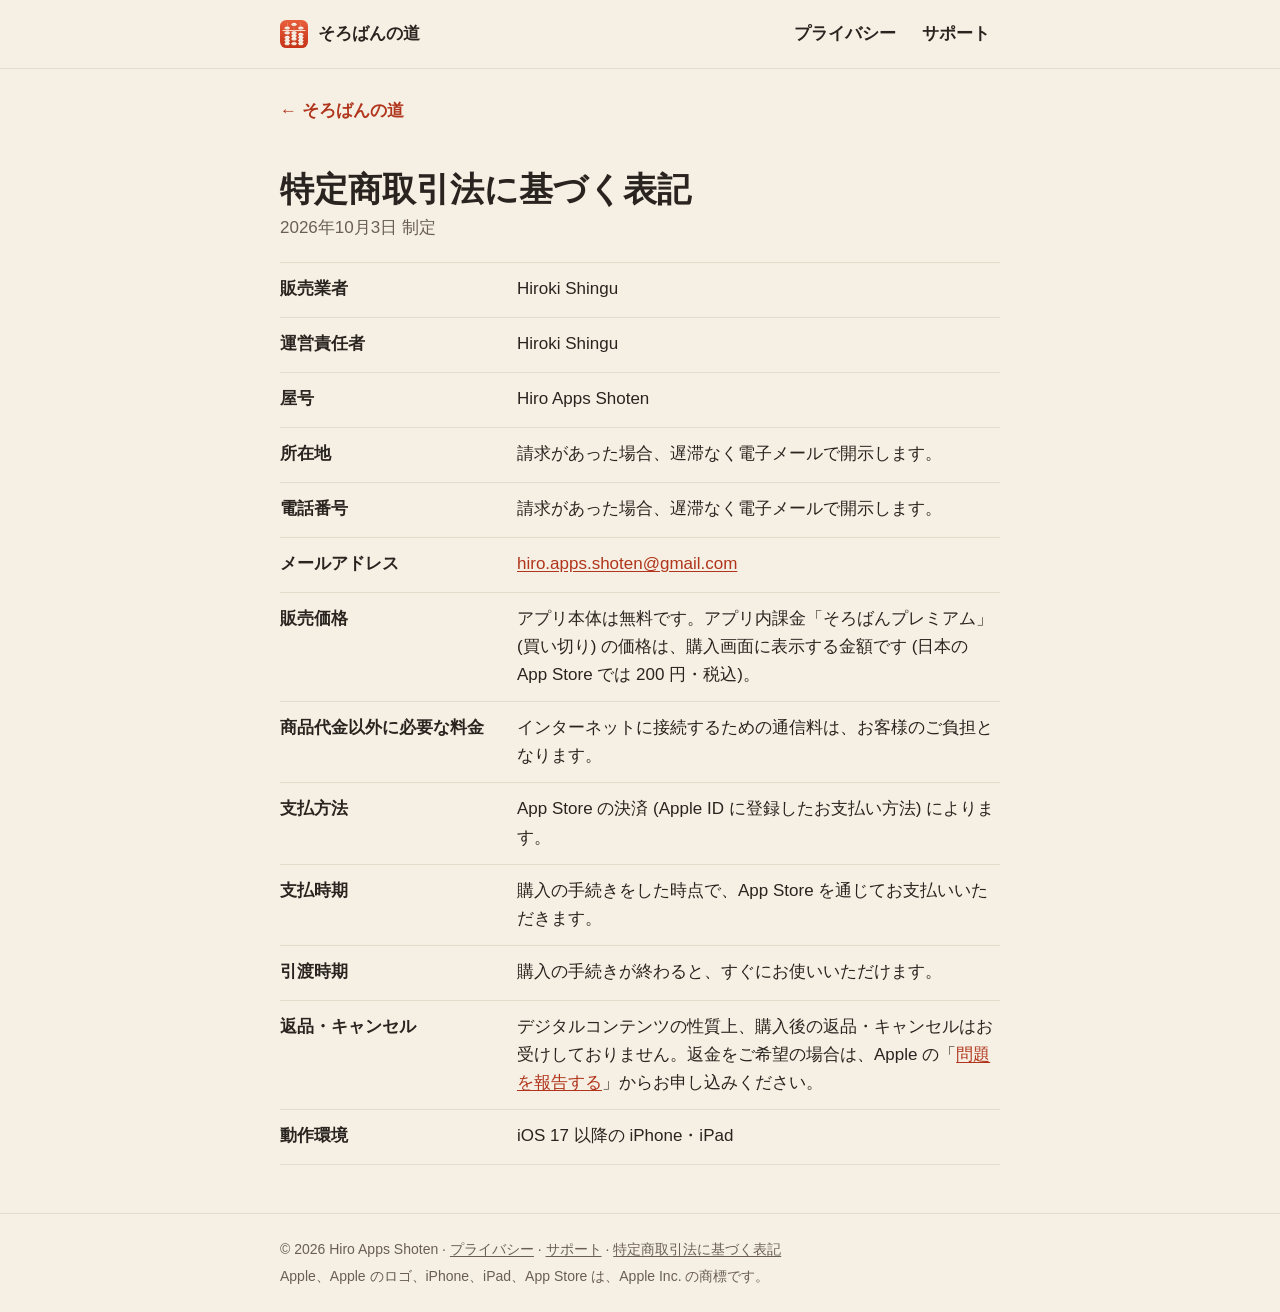
<file: ja/tokushoho.html>
<!doctype html>
<html lang="ja">
<head>
<meta charset="utf-8">
<meta name="viewport" content="width=device-width, initial-scale=1">
<title>特定商取引法に基づく表記 – そろばんの道</title>
<meta name="description" content="そろばんの道のアプリ内課金についての、特定商取引法に基づく表記です。">
<meta name="theme-color" content="#f6f0e4">
<link rel="icon" type="image/png" href="../img/icon-180.png">
<link rel="apple-touch-icon" href="../img/icon-180.png">
<link rel="stylesheet" href="../styles.css">
</head>
<body>

<header class="topbar">
  <div class="inner">
    <a class="brand" href="index.html"><img src="../img/icon-180.png" alt="" width="28" height="28">そろばんの道</a>
    <nav aria-label="サイト">
      <a href="privacy.html">プライバシー</a>
      <a href="support.html">サポート</a>
    </nav>
  </div>
</header>

<main class="wrap legal">
  <a class="backlink" href="index.html">&larr; そろばんの道</a>
  <h1>特定商取引法に基づく表記</h1>
  <p class="eff">2026年10月3日 制定</p>

  <dl class="law">
    <div><dt>販売業者</dt><dd>Hiroki Shingu</dd></div>
    <div><dt>運営責任者</dt><dd>Hiroki Shingu</dd></div>
    <div><dt>屋号</dt><dd>Hiro Apps Shoten</dd></div>
    <div><dt>所在地</dt><dd>請求があった場合、遅滞なく電子メールで開示します。</dd></div>
    <div><dt>電話番号</dt><dd>請求があった場合、遅滞なく電子メールで開示します。</dd></div>
    <div><dt>メールアドレス</dt><dd><a href="mailto:hiro.apps.shoten@gmail.com">hiro.apps.shoten@gmail.com</a></dd></div>
    <div><dt>販売価格</dt><dd>アプリ本体は無料です。アプリ内課金「そろばんプレミアム」(買い切り) の価格は、購入画面に表示する金額です (日本の App Store では 200 円・税込)。</dd></div>
    <div><dt>商品代金以外に必要な料金</dt><dd>インターネットに接続するための通信料は、お客様のご負担となります。</dd></div>
    <div><dt>支払方法</dt><dd>App Store の決済 (Apple ID に登録したお支払い方法) によります。</dd></div>
    <div><dt>支払時期</dt><dd>購入の手続きをした時点で、App Store を通じてお支払いいただきます。</dd></div>
    <div><dt>引渡時期</dt><dd>購入の手続きが終わると、すぐにお使いいただけます。</dd></div>
    <div><dt>返品・キャンセル</dt><dd>デジタルコンテンツの性質上、購入後の返品・キャンセルはお受けしておりません。返金をご希望の場合は、Apple の「<a href="https://reportaproblem.apple.com" target="_blank" rel="noopener">問題を報告する</a>」からお申し込みください。</dd></div>
    <div><dt>動作環境</dt><dd>iOS 17 以降の iPhone・iPad</dd></div>
  </dl>
</main>

<footer>
  <div class="inner">
    <p>&copy; 2026 Hiro Apps Shoten &middot; <a href="privacy.html">プライバシー</a> &middot; <a href="support.html">サポート</a> &middot; <a href="tokushoho.html">特定商取引法に基づく表記</a></p>
    <p>Apple、Apple のロゴ、iPhone、iPad、App Store は、Apple Inc. の商標です。</p>
  </div>
</footer>

</body>
</html>
</file>
<file: styles.css>
:root {
  --paper: #f6f0e4;
  --card: #fffcf6;
  --ink: #2a2420;
  --ink-soft: #6b5e54;
  --hairline: #e6dccb;
  --accent: #d9472b;
  --link: #b0351c;
  --radius: 18px;
}

@media (prefers-color-scheme: dark) {
  :root {
    --paper: #1a1714;
    --card: #27231f;
    --ink: #f3eee6;
    --ink-soft: #b3a89c;
    --hairline: #3a342e;
    --link: #f08a6e;
  }
}

* { box-sizing: border-box; }

html { -webkit-text-size-adjust: 100%; }

body {
  margin: 0;
  background: var(--paper);
  color: var(--ink);
  font: 17px/1.65 -apple-system, BlinkMacSystemFont, "SF Pro Text", "Helvetica Neue", Arial, sans-serif;
}

h1, h2, h3, .brand {
  font-family: ui-rounded, "SF Pro Rounded", -apple-system, BlinkMacSystemFont, "Helvetica Neue", Arial, sans-serif;
  line-height: 1.2;
}

a { color: var(--link); text-underline-offset: 2px; }
a:focus-visible, summary:focus-visible { outline: 3px solid var(--accent); outline-offset: 3px; border-radius: 6px; }

.topbar { border-bottom: 1px solid var(--hairline); }
.topbar .inner {
  max-width: 760px;
  margin: 0 auto;
  padding: 10px 20px;
  display: flex;
  align-items: center;
  justify-content: space-between;
  gap: 16px;
}
.brand { display: inline-flex; align-items: center; gap: 10px; font-weight: 800; font-size: 17px; white-space: nowrap; color: var(--ink); text-decoration: none; }
.brand img { border-radius: 22.37%; }
.topbar nav { display: flex; gap: 6px; }
.topbar nav a { color: var(--ink); text-decoration: none; font-weight: 600; padding: 10px; border-radius: 10px; }
.topbar nav a:hover { background: var(--hairline); }

.wrap { max-width: 760px; margin: 0 auto; padding: 0 20px 48px; }

.hero { text-align: center; padding: 44px 0 28px; }
.app-icon { width: 120px; height: 120px; border-radius: 22.37%; box-shadow: 0 8px 24px rgba(74, 42, 19, 0.22); }
.hero h1 { margin: 20px 0 6px; font-size: 40px; font-weight: 800; }
.tagline { margin: 0 auto; max-width: 30em; font-size: 20px; color: var(--ink-soft); }
.pill {
  display: inline-block;
  margin-top: 20px;
  padding: 8px 18px;
  border: 1.5px solid var(--hairline);
  border-radius: 999px;
  background: var(--card);
  font-weight: 700;
}

h2 { margin: 40px 0 12px; font-size: 26px; font-weight: 800; }
h3 { margin: 0 0 6px; font-size: 19px; font-weight: 800; }

.cards { display: grid; gap: 14px; grid-template-columns: 1fr; }
@media (min-width: 640px) { .cards { grid-template-columns: repeat(3, 1fr); } }
.card {
  background: var(--card);
  border: 1.5px solid var(--hairline);
  border-radius: var(--radius);
  padding: 18px 18px 16px;
}
.card p { margin: 0; color: var(--ink-soft); }

.list { padding-left: 1.2em; }
.list li { margin: 8px 0; }

.shots { display: flex; gap: 14px; overflow-x: auto; padding: 4px 0 12px; -webkit-overflow-scrolling: touch; }
.shots img { height: 420px; width: auto; border-radius: 16px; border: 1px solid var(--hairline); flex: none; }

.legal h1 { font-size: 34px; font-weight: 800; margin: 36px 0 4px; }
.legal .eff { margin: 0 0 20px; color: var(--ink-soft); }
.legal h2 { font-size: 22px; margin: 32px 0 8px; }
.legal ul { padding-left: 1.2em; }
.legal li { margin: 6px 0; }
.backlink { display: inline-block; margin-top: 20px; padding: 8px 0; font-weight: 600; text-decoration: none; }

details {
  background: var(--card);
  border: 1.5px solid var(--hairline);
  border-radius: 14px;
  margin: 10px 0;
}
summary { cursor: pointer; padding: 14px 16px; font-weight: 700; min-height: 48px; }
details[open] summary { border-bottom: 1px solid var(--hairline); }
details p { margin: 0; padding: 12px 16px 14px; }

.contact {
  background: var(--card);
  border: 1.5px solid var(--hairline);
  border-radius: var(--radius);
  padding: 16px 18px;
  margin: 18px 0 8px;
}
.contact p { margin: 4px 0; }

footer { border-top: 1px solid var(--hairline); color: var(--ink-soft); font-size: 14px; }
footer .inner { max-width: 760px; margin: 0 auto; padding: 20px; }
footer a { color: var(--ink-soft); }
footer p { margin: 4px 0; }

/* 特定商取引法に基づく表記: 狭い画面は項目名の下に内容、広い画面は 2 列 */
.legal dl.law { margin: 8px 0 0; border-top: 1px solid var(--hairline); }
.legal dl.law div { padding: 12px 0; border-bottom: 1px solid var(--hairline); }
.legal dl.law dt { font-weight: 700; margin: 0 0 2px; }
.legal dl.law dd { margin: 0; }
@media (min-width: 640px) {
  .legal dl.law div { display: grid; grid-template-columns: 13em 1fr; gap: 16px; }
}
</file>
